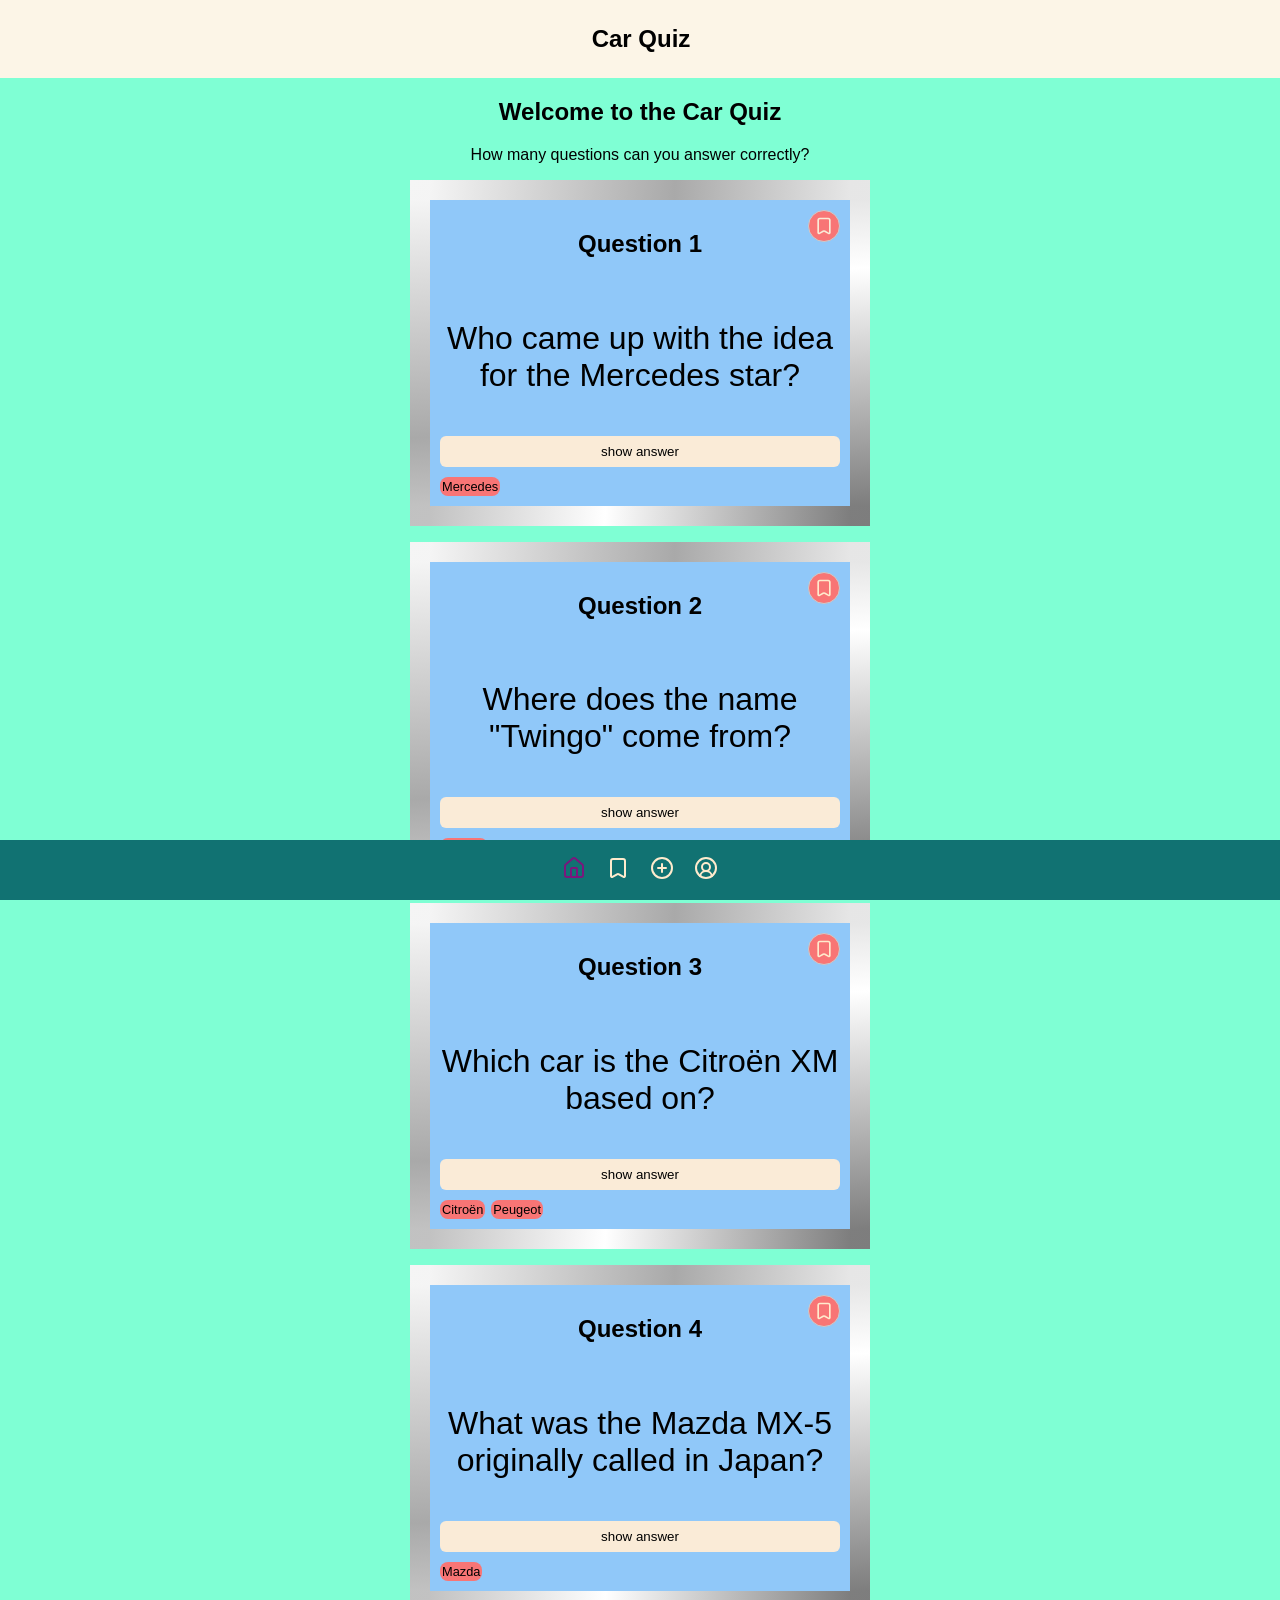
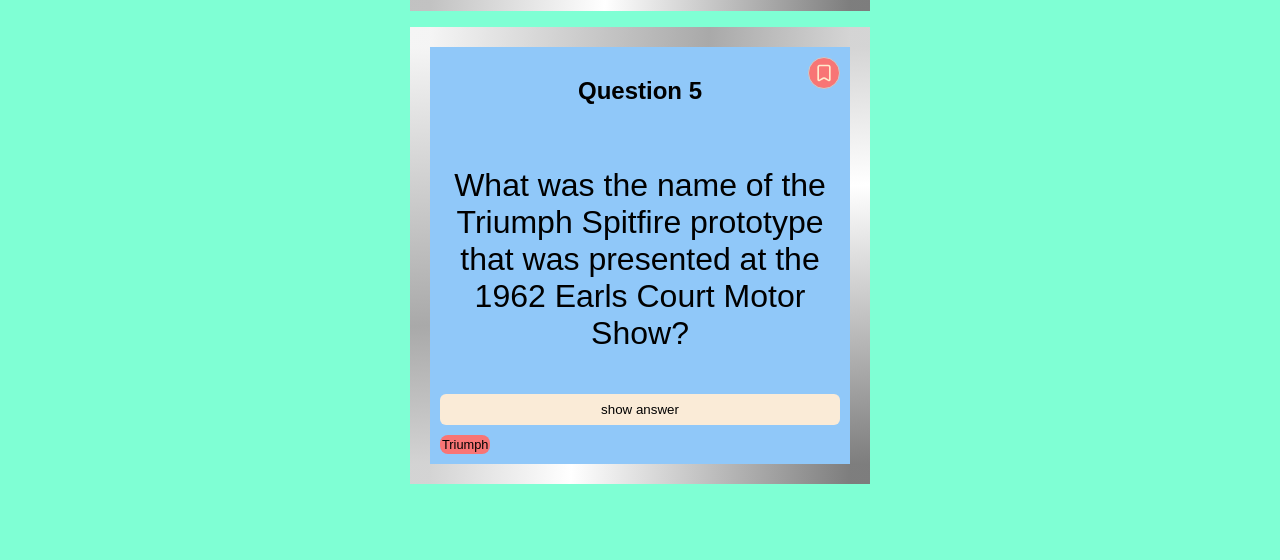
<file: index.html>
<!doctype html>
<head>
  <meta charset="UTF-8" />
  <meta name="viewport" content="width=device-width, initial-scale=1.0" />
  <link rel="stylesheet" href="./styles.css" />
  <title>Car Quiz App</title>
</head>
<body>
  

<header>
  <p>Car Quiz</p>
</header>
<main id="main-content">
  <section>
    <h1>Welcome to the Car Quiz</h1>
    <p>How many questions can you answer correctly?</p>
  </section>

  <section aria-label="question-card" class="question-cards">
    <div class="question-card">
      <button class="bookmark" aria-label="bookmark" data-js="bookmark-question1">
        <svg
          xmlns="http://www.w3.org/2000/svg"
          width="24"
          height="24"
          viewBox="0 0 24 24"
          fill="rgb(248, 117, 117)"
          stroke="antiquewhite"
          stroke-width="2"
          stroke-linecap="round"
          stroke-linejoin="round"
          class="lucide lucide-bookmark-icon lucide-bookmark"
        >
          <path
            d="M17 3a2 2 0 0 1 2 2v15a1 1 0 0 1-1.496.868l-4.512-2.578a2 2 0 0 0-1.984 0l-4.512 2.578A1 1 0 0 1 5 20V5a2 2 0 0 1 2-2z"
          />
        </svg>
      </button>

      <!---QUESTIONS-->
      <h2 data-js="titleh2">Question 1</h2>
      <p class="question-text">
        Who came up with the idea for the Mercedes star?
      </p>
      <button class="show-answer" data-js="clickShowAnswer">show answer</button>
      <p class="answer" data-js="showAnswer" hidden>Gottfried Daimler</p>
      <a href="#" class="tag">Mercedes</a>
    </div>

    <div class="question-card">
      <button class="bookmark" aria-label="bookmark">
        <svg
          xmlns="http://www.w3.org/2000/svg"
          width="24"
          height="24"
          viewBox="0 0 24 24"
          fill="none"
          stroke="currentColor"
          stroke-width="2"
          stroke-linecap="round"
          stroke-linejoin="round"
          class="lucide lucide-bookmark-icon lucide-bookmark"
        >
          <path
            d="M17 3a2 2 0 0 1 2 2v15a1 1 0 0 1-1.496.868l-4.512-2.578a2 2 0 0 0-1.984 0l-4.512 2.578A1 1 0 0 1 5 20V5a2 2 0 0 1 2-2z"
          />
        </svg>
      </button>
      <h2 data-js="titleh2">Question 2</h2>
      <p class="question-text">Where does the name "Twingo" come from?</p>
      <button class="show-answer" data-js="clickShowAnswer">show answer</button>
      <p class="answer" data-js="showAnswer" hidden>It's a mix of "twist", "swing" and "tango"</p>
      <a href="#" class="tag">Renault</a>
    </div>

    <div class="question-card">
      <button class="bookmark" aria-label="bookmark">
        <svg
          xmlns="http://www.w3.org/2000/svg"
          width="24"
          height="24"
          viewBox="0 0 24 24"
          fill="none"
          stroke="currentColor"
          stroke-width="2"
          stroke-linecap="round"
          stroke-linejoin="round"
          class="lucide lucide-bookmark-icon lucide-bookmark"
        >
          <path
            d="M17 3a2 2 0 0 1 2 2v15a1 1 0 0 1-1.496.868l-4.512-2.578a2 2 0 0 0-1.984 0l-4.512 2.578A1 1 0 0 1 5 20V5a2 2 0 0 1 2-2z"
          />
        </svg>
      </button>
      <h2 data-js="titleh2">Question 3</h2>
      <p class="question-text">Which car is the Citroën XM based on?</p>
      <button class="show-answer" data-js="clickShowAnswer">show answer</button>
      <p class="answer" data-js="showAnswer" hidden>Peugeot 605</p>
      <div class="tags">
        <a href="#" class="tag">Citroën</a>
        <a href="#" class="tag">Peugeot</a>
      </div>
    </div>

    <div class="question-card">
      <button class="bookmark" aria-label="bookmark">
        <svg
          xmlns="http://www.w3.org/2000/svg"
          width="24"
          height="24"
          viewBox="0 0 24 24"
          fill="none"
          stroke="currentColor"
          stroke-width="2"
          stroke-linecap="round"
          stroke-linejoin="round"
          class="lucide lucide-bookmark-icon lucide-bookmark"
        >
          <path
            d="M17 3a2 2 0 0 1 2 2v15a1 1 0 0 1-1.496.868l-4.512-2.578a2 2 0 0 0-1.984 0l-4.512 2.578A1 1 0 0 1 5 20V5a2 2 0 0 1 2-2z"
          />
        </svg>
      </button>
      <h2 data-js="titleh2">Question 4</h2>
      <p class="question-text">
        What was the Mazda MX-5 originally called in Japan?
      </p>
      <button class="show-answer" data-js="clickShowAnswer">show answer</button>
      <p class="answer" data-js="showAnswer" hidden>Eunos Roadster</p>
      <a href="#" class="tag">Mazda</a>
    </div>

    <div class="question-card">
      <button class="bookmark" aria-label="bookmark">
        <svg
          xmlns="http://www.w3.org/2000/svg"
          width="24"
          height="24"
          viewBox="0 0 24 24"
          fill="none"
          stroke="currentColor"
          stroke-width="2"
          stroke-linecap="round"
          stroke-linejoin="round"
          class="lucide lucide-bookmark-icon lucide-bookmark"
        >
          <path
            d="M17 3a2 2 0 0 1 2 2v15a1 1 0 0 1-1.496.868l-4.512-2.578a2 2 0 0 0-1.984 0l-4.512 2.578A1 1 0 0 1 5 20V5a2 2 0 0 1 2-2z"
          />
        </svg>
      </button>
      <h2 data-js="titleh2">Question 5</h2>
      <p class="question-text">
        What was the name of the Triumph Spitfire prototype that was presented
        at the 1962 Earls Court Motor Show?
      </p>
      <button class="show-answer" data-js="clickShowAnswer">show answer</button>
      <p class="answer" data-js="showAnswer" hidden>The Bomb</p>
      <a href="#" class="tag">Triumph</a>
    </div>
  </section>
</main>

<!---FOOTER-->
<footer>
  <nav aria-label="Main Navigation">
    <a href="#" aria-current="page" aria-label="Home">
      <svg
        xmlns="http://www.w3.org/2000/svg"
        width="24"
        height="24"
        viewBox="0 0 24 24"
        fill="none"
        stroke="currentColor"
        stroke-width="2"
        stroke-linecap="round"
        stroke-linejoin="round"
        class="lucide lucide-house-icon lucide-house"
      >
        <path d="M15 21v-8a1 1 0 0 0-1-1h-4a1 1 0 0 0-1 1v8" />
        <path
          d="M3 10a2 2 0 0 1 .709-1.528l7-6a2 2 0 0 1 2.582 0l7 6A2 2 0 0 1 21 10v9a2 2 0 0 1-2 2H5a2 2 0 0 1-2-2z"
        />
      </svg>
    </a>
    <a href="./bookmark.html" aria-label="Bookmarks">
      <svg
        xmlns="http://www.w3.org/2000/svg"
        width="24"
        height="24"
        viewBox="0 0 24 24"
        fill="none"
        stroke="currentColor"
        stroke-width="2"
        stroke-linecap="round"
        stroke-linejoin="round"
        class="lucide lucide-bookmark-icon lucide-bookmark"
      >
        <path
          d="M17 3a2 2 0 0 1 2 2v15a1 1 0 0 1-1.496.868l-4.512-2.578a2 2 0 0 0-1.984 0l-4.512 2.578A1 1 0 0 1 5 20V5a2 2 0 0 1 2-2z"
        />
      </svg>
    </a>
    <a href="./form.html" aria-label="Add Questions">
      <svg xmlns="http://www.w3.org/2000/svg" 
      width="24" 
      height="24" 
      viewBox="0 0 24 24" 
      fill="none" 
      stroke="currentColor" 
      stroke-width="2" 
      stroke-linecap="round" 
      stroke-linejoin="round" 
      class="lucide lucide-circle-plus-icon lucide-circle-plus">
      <circle cx="12" cy="12" r="10"/>
      <path d="M8 12h8"/><path d="M12 8v8"/>
    </svg>
    </a>
    <a href="./profile.html" aria-label="Profile">
      <svg
        xmlns="http://www.w3.org/2000/svg"
        width="24"
        height="24"
        viewBox="0 0 24 24"
        fill="none"
        stroke="currentColor"
        stroke-width="2"
        stroke-linecap="round"
        stroke-linejoin="round"
        class="lucide lucide-circle-user-round-icon lucide-circle-user-round"
      >
        <path d="M17.925 20.056a6 6 0 0 0-11.851.001" />
        <circle cx="12" cy="11" r="4" />
        <circle cx="12" cy="12" r="10" />
      </svg>
    </a>
  </nav>
</footer>

<!---JS VERKNÜPFUNG-->
<script src="./bookmark-answer-toggle.js"></script>
<script src="./form.js" defer></script> <!---defer: Script lädt nach html-->
</body>
</html>
</file>
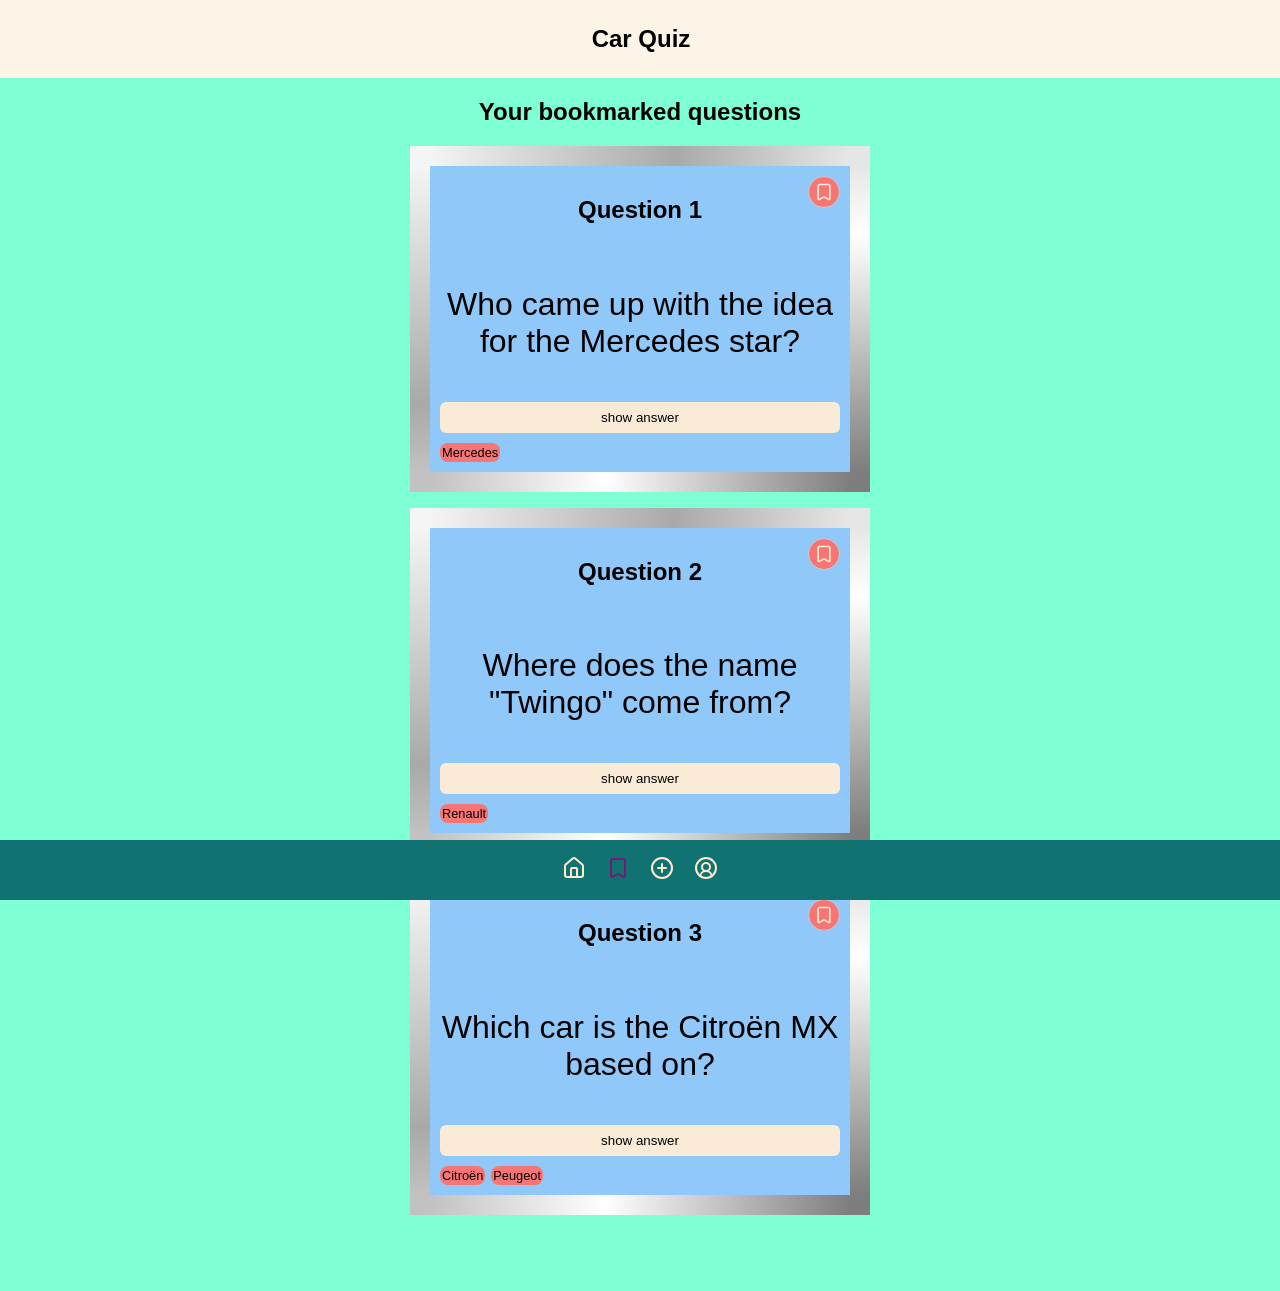
<file: bookmark.html>
<!doctype html>
<head>
  <meta charset="UTF-8" />
  <meta name="viewport" content="width=device-width, initial-scale=1.0" />
  <link rel="stylesheet" href="./styles.css" />
  <title>Car Quiz App</title>
</head>
<body>
  <header>
  <p>Car Quiz</p>
</header>
<main id="main-content">
  <section>
    <h1>Your bookmarked questions</h1>
  </section>

  <section aria-label="question-card" class="question-cards">
    <div class="question-card">
      <button class="bookmark" aria-label="bookmark">
        <svg
          xmlns="http://www.w3.org/2000/svg"
          width="24"
          height="24"
          viewBox="0 0 24 24"
          fill="none"
          stroke="currentColor"
          stroke-width="2"
          stroke-linecap="round"
          stroke-linejoin="round"
          class="lucide lucide-bookmark-icon lucide-bookmark"
        >
          <path
            d="M17 3a2 2 0 0 1 2 2v15a1 1 0 0 1-1.496.868l-4.512-2.578a2 2 0 0 0-1.984 0l-4.512 2.578A1 1 0 0 1 5 20V5a2 2 0 0 1 2-2z"
          />
        </svg>
      </button>
      <h2>Question 1</h2>
      <p class="question-text">
        Who came up with the idea for the Mercedes star?
      </p>
      <button class="show-answer">show answer</button>
      <p class="answer" hidden>Gottfried Daimler</p>
      <a href="#" class="tag">Mercedes</a>
    </div>

    <div class="question-card">
      <button class="bookmark" aria-label="bookmark">
        <svg
          xmlns="http://www.w3.org/2000/svg"
          width="24"
          height="24"
          viewBox="0 0 24 24"
          fill="none"
          stroke="currentColor"
          stroke-width="2"
          stroke-linecap="round"
          stroke-linejoin="round"
          class="lucide lucide-bookmark-icon lucide-bookmark"
        >
          <path
            d="M17 3a2 2 0 0 1 2 2v15a1 1 0 0 1-1.496.868l-4.512-2.578a2 2 0 0 0-1.984 0l-4.512 2.578A1 1 0 0 1 5 20V5a2 2 0 0 1 2-2z"
          />
        </svg>
      </button>
      <h2>Question 2</h2>
      <p class="question-text">Where does the name "Twingo" come from?</p>
      <button class="show-answer">show answer</button>
      <p class="answer" hidden>It's a mix of "twist", "swing" and "tango"</p>
      <a href="#" class="tag">Renault</a>
    </div>

    <div class="question-card">
      <button class="bookmark" aria-label="bookmark">
        <svg
          xmlns="http://www.w3.org/2000/svg"
          width="24"
          height="24"
          viewBox="0 0 24 24"
          fill="none"
          stroke="currentColor"
          stroke-width="2"
          stroke-linecap="round"
          stroke-linejoin="round"
          class="lucide lucide-bookmark-icon lucide-bookmark"
        >
          <path
            d="M17 3a2 2 0 0 1 2 2v15a1 1 0 0 1-1.496.868l-4.512-2.578a2 2 0 0 0-1.984 0l-4.512 2.578A1 1 0 0 1 5 20V5a2 2 0 0 1 2-2z"
          />
        </svg>
      </button>
      <h2>Question 3</h2>
      <p class="question-text">Which car is the Citroën MX based on?</p>
      <button class="show-answer">show answer</button>
      <p class="answer" hidden>Peugeot 605</p>
      <div class="tags">
        <a href="#" class="tag">Citroën</a>
        <a href="#" class="tag">Peugeot</a>
      </div>
    </div>

  </section>
</main>

<!---FOOTER-->
<footer>
  <nav aria-label="Main Navigation">
    <a href="./index.html" aria-label="Home">
      <svg
        xmlns="http://www.w3.org/2000/svg"
        width="24"
        height="24"
        viewBox="0 0 24 24"
        fill="none"
        stroke="currentColor"
        stroke-width="2"
        stroke-linecap="round"
        stroke-linejoin="round"
        class="lucide lucide-house-icon lucide-house"
      >
        <path d="M15 21v-8a1 1 0 0 0-1-1h-4a1 1 0 0 0-1 1v8" />
        <path
          d="M3 10a2 2 0 0 1 .709-1.528l7-6a2 2 0 0 1 2.582 0l7 6A2 2 0 0 1 21 10v9a2 2 0 0 1-2 2H5a2 2 0 0 1-2-2z"
        />
      </svg>
    </a>
    <a href="#" aria-current="page" aria-label="Bookmarks">
      <svg
        xmlns="http://www.w3.org/2000/svg"
        width="24"
        height="24"
        viewBox="0 0 24 24"
        fill="none"
        stroke="currentColor"
        stroke-width="2"
        stroke-linecap="round"
        stroke-linejoin="round"
        class="lucide lucide-bookmark-icon lucide-bookmark"
      >
        <path
          d="M17 3a2 2 0 0 1 2 2v15a1 1 0 0 1-1.496.868l-4.512-2.578a2 2 0 0 0-1.984 0l-4.512 2.578A1 1 0 0 1 5 20V5a2 2 0 0 1 2-2z"
        />
      </svg>
    </a>
     <a href="./form.html" aria-label="Add Questions">
      <svg xmlns="http://www.w3.org/2000/svg" 
      width="24" 
      height="24" 
      viewBox="0 0 24 24" 
      fill="none" 
      stroke="currentColor" 
      stroke-width="2" 
      stroke-linecap="round" 
      stroke-linejoin="round" 
      class="lucide lucide-circle-plus-icon lucide-circle-plus">
      <circle cx="12" cy="12" r="10"/>
      <path d="M8 12h8"/><path d="M12 8v8"/>
    </svg>
    </a>
    <a href="./profile.html" aria-label="Profile">
      <svg
        xmlns="http://www.w3.org/2000/svg"
        width="24"
        height="24"
        viewBox="0 0 24 24"
        fill="none"
        stroke="currentColor"
        stroke-width="2"
        stroke-linecap="round"
        stroke-linejoin="round"
        class="lucide lucide-circle-user-round-icon lucide-circle-user-round"
      >
        <path d="M17.925 20.056a6 6 0 0 0-11.851.001" />
        <circle cx="12" cy="11" r="4" />
        <circle cx="12" cy="12" r="10" />
      </svg>
    </a>
  </nav>
</footer>

<!---JS VERKNÜPFUNG-->
<script src="./bookmark-answer-toggle.js"></script>
<script src="./form.js"></script>
</body>
</html>
</file>
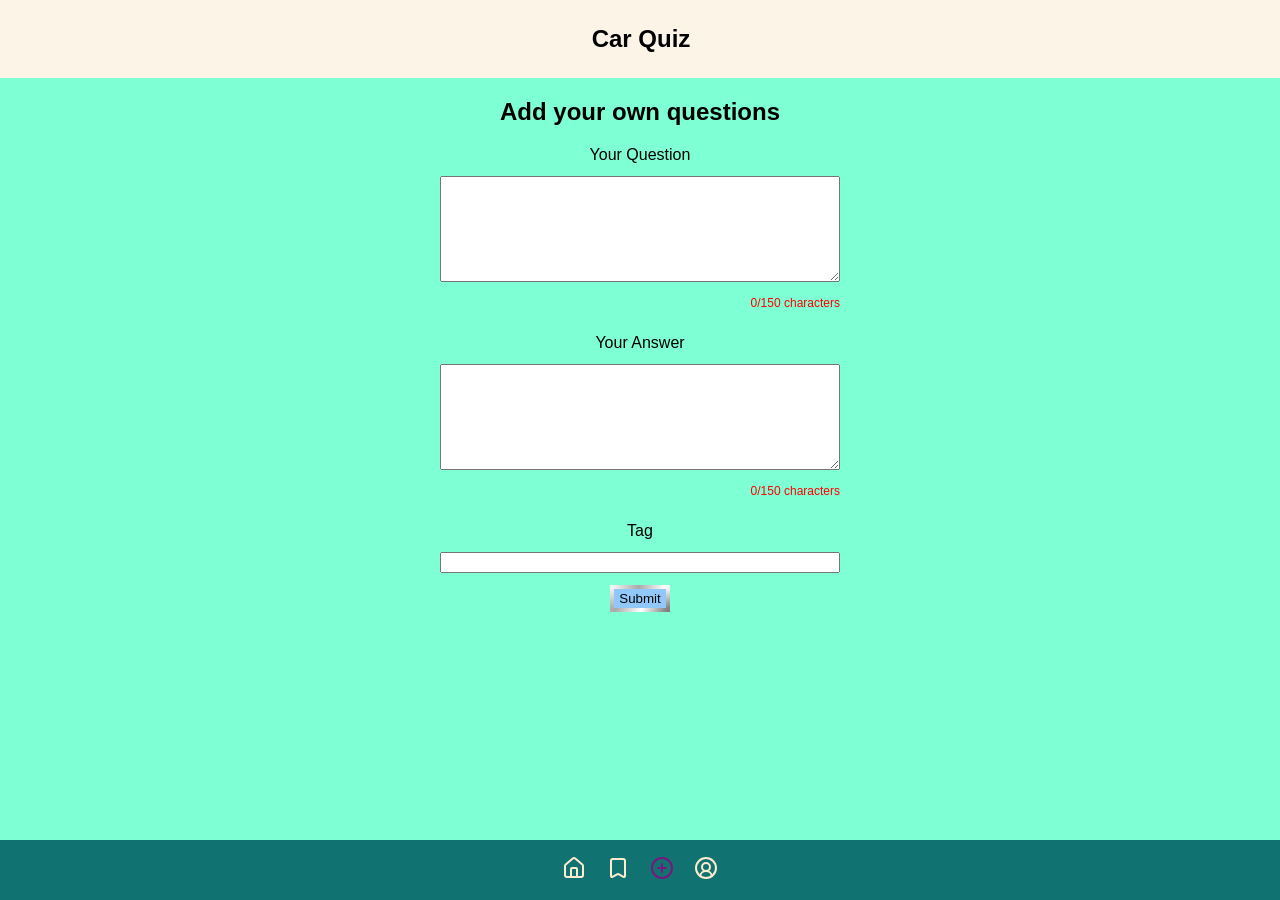
<file: form.html>
<!doctype html>
<head>
  <meta charset="UTF-8" />
  <meta name="viewport" content="width=device-width, initial-scale=1.0" />
  <link rel="stylesheet" href="./styles.css" />
  <title>Car Quiz App</title>
</head>
<body>
  

<header>
  <p>Car Quiz</p>
</header>

<main id="main-content">
  <section>
    <h1>Add your own questions</h1>
  </section>
  
  <form data-js="yourQuestionForm">
<label for="yourQuestion">Your Question</label>
<textarea id="yourQuestion" name="yourQuestion" maxlength="150" required></textarea>
<p><span id="questionCount" data-js="questionCount">0</span>/150 characters</p>

<label for="yourAnswer">Your Answer</label>
<textarea id="yourAnswer" name="yourAnswer" maxlength="150" required></textarea>
<p><span id="answerCount" data-js="answerCount">0</span>/150 characters</p>

<label for="tag">Tag</label>
<input type="text" id="tag" name="tag" required>

<!-- id wird für JS, Label, CSS genutzt; name für FormData, submit -->


<button type="submit">Submit</button>
  </form>

</main>

<!---FOOTER-->
<footer>
  <nav aria-label="Main Navigation">
    <a href="./index.html" aria-label="Home">
      <svg
        xmlns="http://www.w3.org/2000/svg"
        width="24"
        height="24"
        viewBox="0 0 24 24"
        fill="none"
        stroke="currentColor"
        stroke-width="2"
        stroke-linecap="round"
        stroke-linejoin="round"
        class="lucide lucide-house-icon lucide-house"
      >
        <path d="M15 21v-8a1 1 0 0 0-1-1h-4a1 1 0 0 0-1 1v8" />
        <path
          d="M3 10a2 2 0 0 1 .709-1.528l7-6a2 2 0 0 1 2.582 0l7 6A2 2 0 0 1 21 10v9a2 2 0 0 1-2 2H5a2 2 0 0 1-2-2z"
        />
      </svg>
    </a>
    <a href="./bookmark.html" aria-label="Bookmarks">
      <svg
        xmlns="http://www.w3.org/2000/svg"
        width="24"
        height="24"
        viewBox="0 0 24 24"
        fill="none"
        stroke="currentColor"
        stroke-width="2"
        stroke-linecap="round"
        stroke-linejoin="round"
        class="lucide lucide-bookmark-icon lucide-bookmark"
      >
        <path
          d="M17 3a2 2 0 0 1 2 2v15a1 1 0 0 1-1.496.868l-4.512-2.578a2 2 0 0 0-1.984 0l-4.512 2.578A1 1 0 0 1 5 20V5a2 2 0 0 1 2-2z"
        />
      </svg>
    </a>

<a href="#" aria-current="page" aria-label="Add Questions">
      <svg xmlns="http://www.w3.org/2000/svg" 
      width="24" 
      height="24" 
      viewBox="0 0 24 24" 
      fill="none" 
      stroke="currentColor" 
      stroke-width="2" 
      stroke-linecap="round" 
      stroke-linejoin="round" 
      class="lucide lucide-circle-plus-icon lucide-circle-plus">
      <circle cx="12" cy="12" r="10"/>
      <path d="M8 12h8"/><path d="M12 8v8"/>
    </svg>
    </a>



    <a href="./profile.html" aria-label="Profile">
      <svg
        xmlns="http://www.w3.org/2000/svg"
        width="24"
        height="24"
        viewBox="0 0 24 24"
        fill="none"
        stroke="currentColor"
        stroke-width="2"
        stroke-linecap="round"
        stroke-linejoin="round"
        class="lucide lucide-circle-user-round-icon lucide-circle-user-round"
      >
        <path d="M17.925 20.056a6 6 0 0 0-11.851.001" />
        <circle cx="12" cy="11" r="4" />
        <circle cx="12" cy="12" r="10" />
      </svg>
    </a>
  </nav>
</footer>

<!---JS VERKNÜPFUNG-->
<script src="./bookmark-answer-toggle.js"></script>
<script src="./form.js" defer></script> <!---defer: Script lädt nach html-->
</body>
</html>
</file>
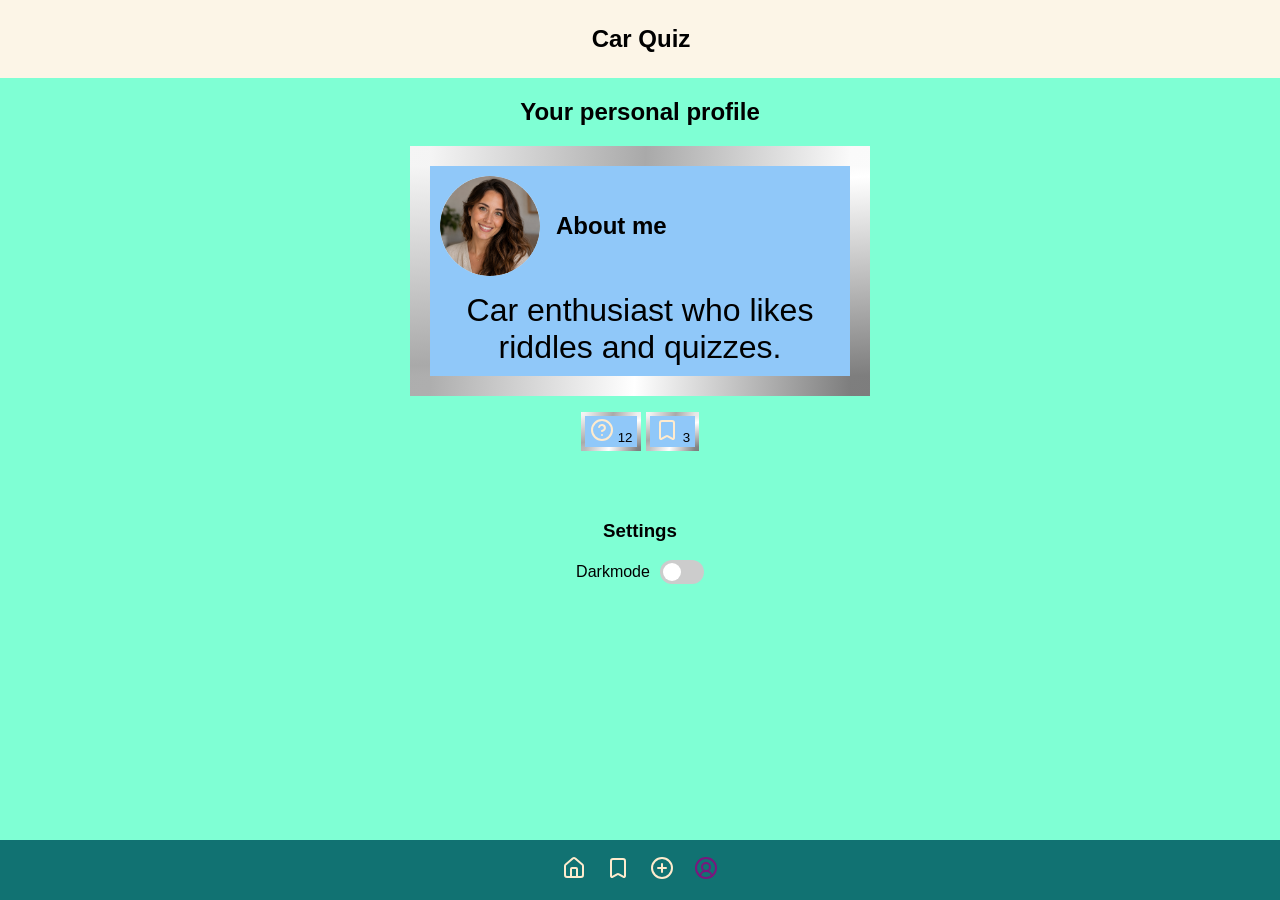
<file: profile.html>
<!doctype html>
<head>
  <meta charset="UTF-8" />
  <meta name="viewport" content="width=device-width, initial-scale=1.0" />
  <link rel="stylesheet" href="./styles.css" />
  <title>Car Quiz App</title>
</head>
<body class="profile">
  <header>
  <p>Car Quiz</p>
</header>
<main id="main-content">
  <section>
    <h1>Your personal profile</h1>
  </section>

  <section>
     <div class="question-card-profile">
      <div class="profile-header">
    <img
      src="assets/profile_picture.png"
      alt="young woman with brown hair smiling"
      width="100"
      height="100"
    />
    <h3>About me</h3>
    </div>
    <p>Car enthusiast who likes riddles and quizzes.</p>
 </div>
    <div>
      <button class="created-questions">
        <svg
          xmlns="http://www.w3.org/2000/svg"
          width="24"
          height="24"
          viewBox="0 0 24 24"
          fill="none"
          stroke="currentColor"
          stroke-width="2"
          stroke-linecap="round"
          stroke-linejoin="round"
          class="lucide lucide-circle-question-mark-icon lucide-circle-question-mark"
        >
          <circle cx="12" cy="12" r="10" />
          <path d="M9.09 9a3 3 0 0 1 5.83 1c0 2-3 3-3 3" />
          <path d="M12 17h.01" />
        </svg>
        <span>12</span> <!--- Hier wird die Anzahl der created questions angegeben -->
      </button>
      <button class="bookmarks-profile">
        <svg
          xmlns="http://www.w3.org/2000/svg"
          width="24"
          height="24"
          viewBox="0 0 24 24"
          fill="none"
          stroke="currentColor"
          stroke-width="2"
          stroke-linecap="round"
          stroke-linejoin="round"
          class="lucide lucide-bookmark-icon lucide-bookmark"
        >
          <path
            d="M17 3a2 2 0 0 1 2 2v15a1 1 0 0 1-1.496.868l-4.512-2.578a2 2 0 0 0-1.984 0l-4.512 2.578A1 1 0 0 1 5 20V5a2 2 0 0 1 2-2z"
          />
        </svg>
        <span>3</span> <!-- hier wird die Anzahl der bookmarks angegeben -->
      </button>
    </div>
    </div>
  </section>

  <!-- SETTINGS für Darkmode-->
   <!-- HTML liefert die Funktion (checkbox), für Optik (toggle Switch): CSS -->
  <section>
    <div class="profile-settings">
      <h3>Settings</h3>
      <label class="switch">
        <span class="switch-label">Darkmode</span>
        <input type="checkbox" name="darkmode" />
        <span class="slider"></span>
      </label>
      </div>
  </section>

  <!-- FOOTER -->
  <footer>
    <nav aria-label="Main Navigation">
      <a href="./index.html" aria-label="Home">
        <svg
          xmlns="http://www.w3.org/2000/svg"
          width="24"
          height="24"
          viewBox="0 0 24 24"
          fill="none"
          stroke="currentColor"
          stroke-width="2"
          stroke-linecap="round"
          stroke-linejoin="round"
          class="lucide lucide-house-icon lucide-house"
        >
          <path d="M15 21v-8a1 1 0 0 0-1-1h-4a1 1 0 0 0-1 1v8" />
          <path
            d="M3 10a2 2 0 0 1 .709-1.528l7-6a2 2 0 0 1 2.582 0l7 6A2 2 0 0 1 21 10v9a2 2 0 0 1-2 2H5a2 2 0 0 1-2-2z"
          />
        </svg>
      </a>
      <a href="./bookmark.html" aria-label="Bookmarks">
        <svg
          xmlns="http://www.w3.org/2000/svg"
          width="24"
          height="24"
          viewBox="0 0 24 24"
          fill="none"
          stroke="currentColor"
          stroke-width="2"
          stroke-linecap="round"
          stroke-linejoin="round"
          class="lucide lucide-bookmark-icon lucide-bookmark"
        >
          <path
            d="M17 3a2 2 0 0 1 2 2v15a1 1 0 0 1-1.496.868l-4.512-2.578a2 2 0 0 0-1.984 0l-4.512 2.578A1 1 0 0 1 5 20V5a2 2 0 0 1 2-2z"
          />
        </svg>
      </a>
       <a href="./form.html" aria-label="Add Questions">
      <svg xmlns="http://www.w3.org/2000/svg" 
      width="24" 
      height="24" 
      viewBox="0 0 24 24" 
      fill="none" 
      stroke="currentColor" 
      stroke-width="2" 
      stroke-linecap="round" 
      stroke-linejoin="round" 
      class="lucide lucide-circle-plus-icon lucide-circle-plus">
      <circle cx="12" cy="12" r="10"/>
      <path d="M8 12h8"/><path d="M12 8v8"/>
    </svg>
    </a>
      <a href="#" aria-current="page" aria-label="Profile">
        <svg
          xmlns="http://www.w3.org/2000/svg"
          width="24"
          height="24"
          viewBox="0 0 24 24"
          fill="none"
          stroke="currentColor"
          stroke-width="2"
          stroke-linecap="round"
          stroke-linejoin="round"
          class="lucide lucide-circle-user-round-icon lucide-circle-user-round"
        >
          <path d="M17.925 20.056a6 6 0 0 0-11.851.001" />
          <circle cx="12" cy="11" r="4" />
          <circle cx="12" cy="12" r="10" />
        </svg>
      </a>
    </nav>
  </footer>


</main>
<!---JS VERKNÜPFUNG-->
<script src="./bookmark-answer-toggle.js"></script>
<script src="./darkmode.js"></script>
<script src="./form.js"></script>
</body>
</html>
</file>
<file: styles.css>
@import "./global.css";
@import "./question-cards.css";
@import "./profile.css";
@import "./form.css";
</file>
